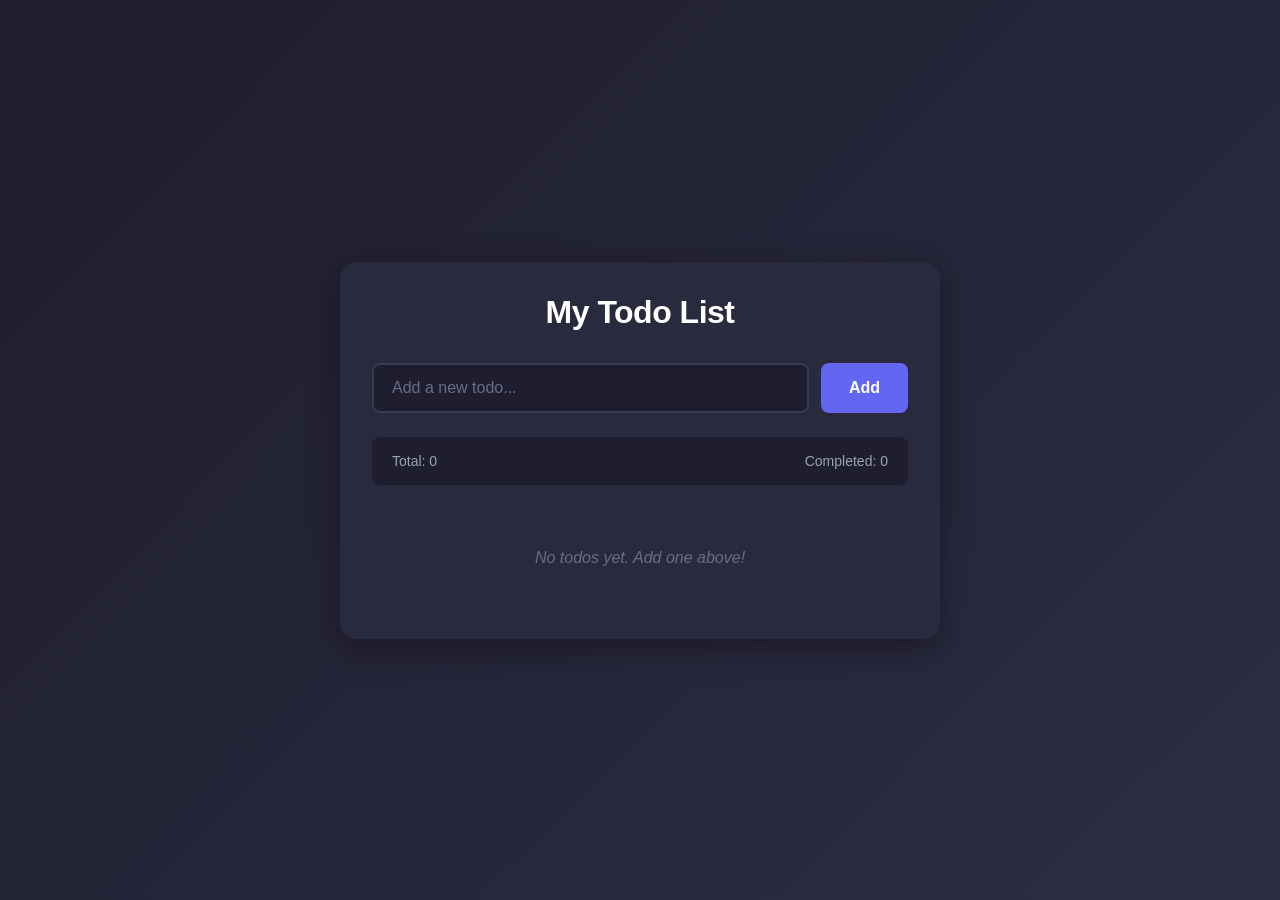
<file: todo-app/index.html>
<!DOCTYPE html>
<html lang="en">
<head>
    <meta charset="UTF-8">
    <meta name="viewport" content="width=device-width, initial-scale=1.0">
    <title>Todo App - Dark Theme</title>
    <link rel="stylesheet" href="styles.css">
</head>
<body>
    <div class="container">
        <div class="card">
            <header>
                <h1>My Todo List</h1>
            </header>
            
            <div class="todo-input-section">
                <input 
                    type="text" 
                    id="todoInput" 
                    placeholder="Add a new todo..."
                    autocomplete="off"
                >
                <button id="addBtn" class="add-btn">Add</button>
            </div>
            
            <div class="todo-stats">
                <span id="totalCount">Total: 0</span>
                <span id="completedCount">Completed: 0</span>
            </div>
            
            <ul id="todoList" class="todo-list">
                <!-- Todo items will be dynamically inserted here -->
            </ul>
        </div>
    </div>
    
    <script src="app.js"></script>
</body>
</html>
</file>
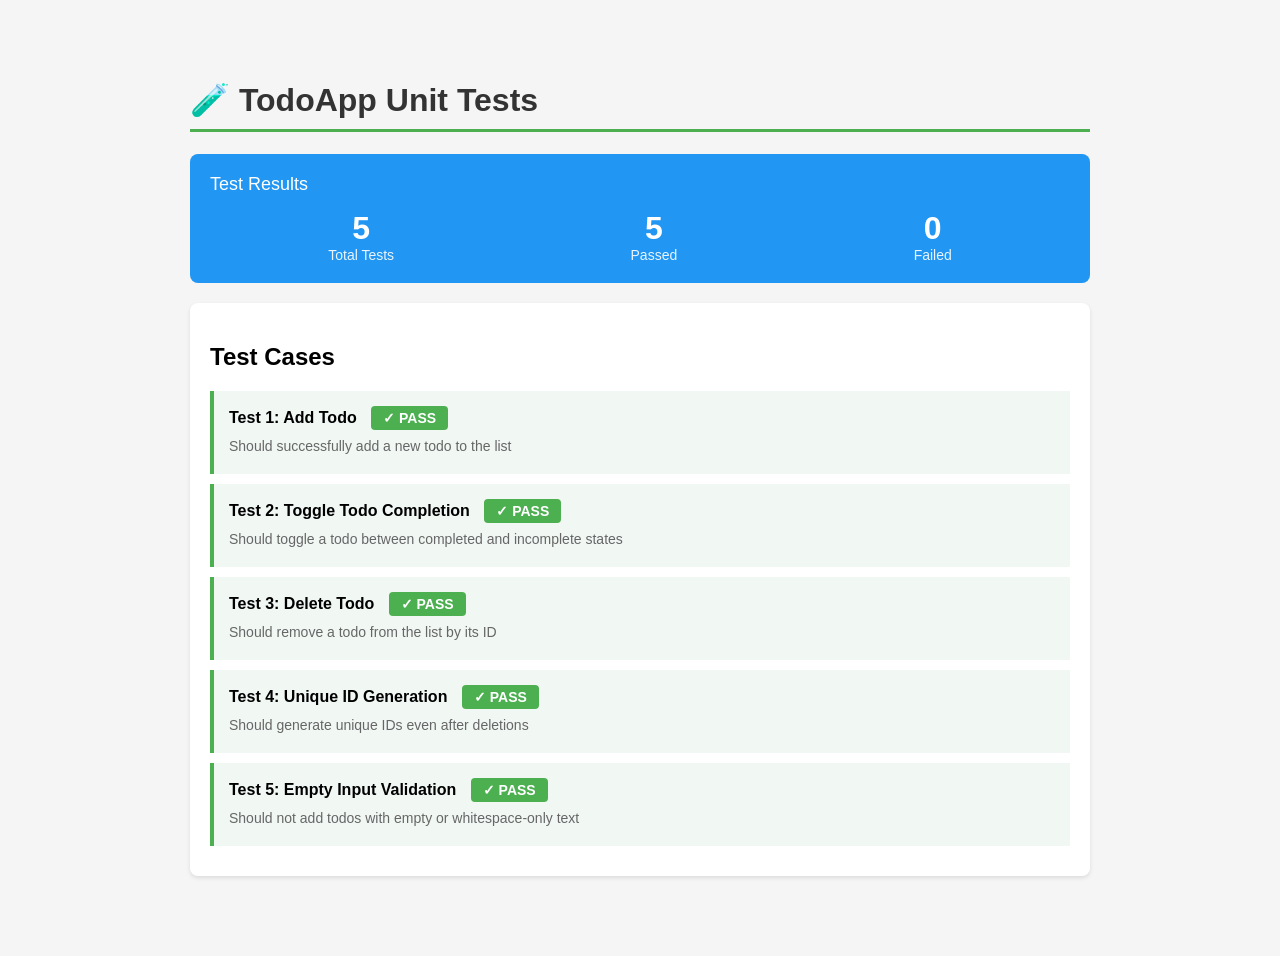
<file: todo-app/test.html>
<!DOCTYPE html>
<html lang="en">
<head>
    <meta charset="UTF-8">
    <meta name="viewport" content="width=device-width, initial-scale=1.0">
    <title>TodoApp Unit Tests</title>
    <style>
        body {
            font-family: -apple-system, BlinkMacSystemFont, 'Segoe UI', Roboto, sans-serif;
            max-width: 900px;
            margin: 40px auto;
            padding: 20px;
            background: #f5f5f5;
        }
        
        h1 {
            color: #333;
            border-bottom: 3px solid #4CAF50;
            padding-bottom: 10px;
        }
        
        .test-suite {
            background: white;
            border-radius: 8px;
            padding: 20px;
            margin: 20px 0;
            box-shadow: 0 2px 4px rgba(0,0,0,0.1);
        }
        
        .test-case {
            padding: 15px;
            margin: 10px 0;
            border-left: 4px solid #ddd;
            background: #fafafa;
        }
        
        .test-case.pass {
            border-left-color: #4CAF50;
            background: #f1f8f4;
        }
        
        .test-case.fail {
            border-left-color: #f44336;
            background: #fef1f0;
        }
        
        .test-name {
            font-weight: 600;
            font-size: 16px;
            margin-bottom: 8px;
        }
        
        .test-result {
            display: inline-block;
            padding: 4px 12px;
            border-radius: 4px;
            font-size: 14px;
            font-weight: 600;
            margin-left: 10px;
        }
        
        .test-result.pass {
            background: #4CAF50;
            color: white;
        }
        
        .test-result.fail {
            background: #f44336;
            color: white;
        }
        
        .test-description {
            color: #666;
            font-size: 14px;
            margin: 5px 0;
        }
        
        .test-details {
            font-family: 'Courier New', monospace;
            font-size: 13px;
            color: #444;
            margin-top: 8px;
            padding: 10px;
            background: #fff;
            border-radius: 4px;
        }
        
        .error-message {
            color: #d32f2f;
            font-weight: 600;
            margin-top: 5px;
        }
        
        .summary {
            background: #2196F3;
            color: white;
            padding: 20px;
            border-radius: 8px;
            margin: 20px 0;
            font-size: 18px;
        }
        
        .summary-stats {
            display: flex;
            justify-content: space-around;
            margin-top: 15px;
        }
        
        .stat {
            text-align: center;
        }
        
        .stat-number {
            font-size: 32px;
            font-weight: bold;
        }
        
        .stat-label {
            font-size: 14px;
            opacity: 0.9;
        }
    </style>
</head>
<body>
    <h1>🧪 TodoApp Unit Tests</h1>
    
    <div id="summary" class="summary">
        <div>Running tests...</div>
    </div>
    
    <div id="test-results"></div>
    
    <!-- Hidden DOM elements for testing -->
    <div style="display: none;">
        <input type="text" id="todoInput">
        <button id="addBtn">Add</button>
        <ul id="todoList"></ul>
        <span id="totalCount">Total: 0</span>
        <span id="completedCount">Completed: 0</span>
    </div>
    
    <script src="app.js"></script>
    <script>
        // Simple test framework
        class TestRunner {
            constructor() {
                this.tests = [];
                this.results = [];
            }
            
            test(name, description, testFn) {
                this.tests.push({ name, description, testFn });
            }
            
            async run() {
                for (const test of this.tests) {
                    try {
                        await test.testFn();
                        this.results.push({
                            name: test.name,
                            description: test.description,
                            passed: true,
                            details: null
                        });
                    } catch (error) {
                        this.results.push({
                            name: test.name,
                            description: test.description,
                            passed: false,
                            details: error.message
                        });
                    }
                }
                
                this.displayResults();
            }
            
            displayResults() {
                const passed = this.results.filter(r => r.passed).length;
                const failed = this.results.filter(r => !r.passed).length;
                const total = this.results.length;
                
                // Update summary
                const summaryDiv = document.getElementById('summary');
                summaryDiv.innerHTML = `
                    <div>Test Results</div>
                    <div class="summary-stats">
                        <div class="stat">
                            <div class="stat-number">${total}</div>
                            <div class="stat-label">Total Tests</div>
                        </div>
                        <div class="stat">
                            <div class="stat-number">${passed}</div>
                            <div class="stat-label">Passed</div>
                        </div>
                        <div class="stat">
                            <div class="stat-number">${failed}</div>
                            <div class="stat-label">Failed</div>
                        </div>
                    </div>
                `;
                
                // Display individual test results
                const resultsDiv = document.getElementById('test-results');
                resultsDiv.innerHTML = '<div class="test-suite"><h2>Test Cases</h2></div>';
                const suiteDiv = resultsDiv.querySelector('.test-suite');
                
                this.results.forEach((result, index) => {
                    const testDiv = document.createElement('div');
                    testDiv.className = `test-case ${result.passed ? 'pass' : 'fail'}`;
                    
                    testDiv.innerHTML = `
                        <div class="test-name">
                            Test ${index + 1}: ${result.name}
                            <span class="test-result ${result.passed ? 'pass' : 'fail'}">
                                ${result.passed ? '✓ PASS' : '✗ FAIL'}
                            </span>
                        </div>
                        <div class="test-description">${result.description}</div>
                        ${result.details ? `
                            <div class="test-details">
                                <div class="error-message">Error: ${result.details}</div>
                            </div>
                        ` : ''}
                    `;
                    
                    suiteDiv.appendChild(testDiv);
                });
            }
        }
        
        // Assertion helpers
        function assertEqual(actual, expected, message) {
            if (actual !== expected) {
                throw new Error(message || `Expected ${expected}, but got ${actual}`);
            }
        }
        
        function assertTrue(condition, message) {
            if (!condition) {
                throw new Error(message || 'Expected condition to be true');
            }
        }
        
        function assertFalse(condition, message) {
            if (condition) {
                throw new Error(message || 'Expected condition to be false');
            }
        }
        
        // Run tests when DOM is ready
        document.addEventListener('DOMContentLoaded', () => {
            const runner = new TestRunner();
            
            // Test 1: Adding a todo
            runner.test(
                'Add Todo',
                'Should successfully add a new todo to the list',
                () => {
                    const app = new TodoApp();
                    app.init();
                    
                    // Add a todo
                    app.addTodo('Buy groceries');
                    
                    // Verify todo was added
                    assertEqual(app.todos.length, 1, 'Should have 1 todo');
                    assertEqual(app.todos[0].text, 'Buy groceries', 'Todo text should match');
                    assertEqual(app.todos[0].completed, false, 'New todo should not be completed');
                    assertTrue(app.todos[0].id === 1, 'First todo should have id 1');
                }
            );
            
            // Test 2: Toggle todo completion
            runner.test(
                'Toggle Todo Completion',
                'Should toggle a todo between completed and incomplete states',
                () => {
                    const app = new TodoApp();
                    app.init();
                    
                    // Add a todo
                    app.addTodo('Walk the dog');
                    const todoId = app.todos[0].id;
                    
                    // Initially not completed
                    assertFalse(app.todos[0].completed, 'Todo should start incomplete');
                    
                    // Toggle to completed
                    app.toggleComplete(todoId);
                    assertTrue(app.todos[0].completed, 'Todo should be completed after toggle');
                    
                    // Toggle back to incomplete
                    app.toggleComplete(todoId);
                    assertFalse(app.todos[0].completed, 'Todo should be incomplete after second toggle');
                }
            );
            
            // Test 3: Delete todo
            runner.test(
                'Delete Todo',
                'Should remove a todo from the list by its ID',
                () => {
                    const app = new TodoApp();
                    app.init();
                    
                    // Add multiple todos
                    app.addTodo('First todo');
                    app.addTodo('Second todo');
                    app.addTodo('Third todo');
                    
                    assertEqual(app.todos.length, 3, 'Should have 3 todos');
                    
                    // Delete the middle todo (id: 2)
                    app.deleteTodo(2);
                    
                    assertEqual(app.todos.length, 2, 'Should have 2 todos after deletion');
                    assertEqual(app.todos[0].text, 'First todo', 'First todo should remain');
                    assertEqual(app.todos[1].text, 'Third todo', 'Third todo should remain');
                    
                    // Verify the deleted todo is gone
                    const deletedTodo = app.todos.find(t => t.id === 2);
                    assertTrue(deletedTodo === undefined, 'Deleted todo should not exist');
                }
            );
            
            // Test 4: Unique ID generation
            runner.test(
                'Unique ID Generation',
                'Should generate unique IDs even after deletions',
                () => {
                    const app = new TodoApp();
                    app.init();
                    
                    // Add todos
                    app.addTodo('Todo 1');
                    app.addTodo('Todo 2');
                    app.addTodo('Todo 3');
                    
                    // Delete middle todo
                    app.deleteTodo(2);
                    
                    // Add new todo - should get id 4, not reuse id 2
                    app.addTodo('Todo 4');
                    
                    const ids = app.todos.map(t => t.id);
                    assertEqual(ids.length, 3, 'Should have 3 todos');
                    assertTrue(ids.includes(1), 'Should have id 1');
                    assertTrue(ids.includes(3), 'Should have id 3');
                    assertTrue(ids.includes(4), 'Should have id 4');
                    assertFalse(ids.includes(2), 'Should not reuse deleted id 2');
                }
            );
            
            // Test 5: Empty input validation
            runner.test(
                'Empty Input Validation',
                'Should not add todos with empty or whitespace-only text',
                () => {
                    const app = new TodoApp();
                    app.init();
                    
                    // Try to add empty string
                    app.todoInput.value = '';
                    app.handleAddTodo();
                    assertEqual(app.todos.length, 0, 'Should not add empty todo');
                    
                    // Try to add whitespace only
                    app.todoInput.value = '   ';
                    app.handleAddTodo();
                    assertEqual(app.todos.length, 0, 'Should not add whitespace-only todo');
                    
                    // Add valid todo
                    app.todoInput.value = '  Valid todo  ';
                    app.handleAddTodo();
                    assertEqual(app.todos.length, 1, 'Should add valid todo');
                    assertEqual(app.todos[0].text, 'Valid todo', 'Should trim whitespace from valid todo');
                }
            );
            
            // Run all tests
            runner.run();
        });
    </script>
</body>
</html>
</file>
<file: todo-app/styles.css>
/* Reset and Base Styles */
* {
    margin: 0;
    padding: 0;
    box-sizing: border-box;
}

body {
    font-family: -apple-system, BlinkMacSystemFont, 'Segoe UI', Roboto, Oxygen, Ubuntu, Cantarell, sans-serif;
    background: linear-gradient(135deg, #1e1e2e 0%, #2d2d44 100%);
    min-height: 100vh;
    display: flex;
    justify-content: center;
    align-items: center;
    padding: 20px;
    color: #e0e0e0;
}

/* Container and Card */
.container {
    width: 100%;
    max-width: 600px;
}

.card {
    background: #2a2a3e;
    border-radius: 16px;
    box-shadow: 0 8px 32px rgba(0, 0, 0, 0.4);
    padding: 32px;
}

/* Header */
header {
    text-align: center;
    margin-bottom: 32px;
}

header h1 {
    font-size: 32px;
    font-weight: 600;
    color: #ffffff;
    letter-spacing: -0.5px;
}

/* Input Section */
.todo-input-section {
    display: flex;
    gap: 12px;
    margin-bottom: 24px;
}

#todoInput {
    flex: 1;
    padding: 14px 18px;
    font-size: 16px;
    background: #1e1e2e;
    border: 2px solid #3a3a52;
    border-radius: 8px;
    color: #e0e0e0;
    transition: all 0.3s ease;
}

#todoInput:focus {
    outline: none;
    border-color: #6366f1;
    background: #252538;
}

#todoInput::placeholder {
    color: #6b6b8a;
}

.add-btn {
    padding: 14px 28px;
    font-size: 16px;
    font-weight: 600;
    background: #6366f1;
    color: #ffffff;
    border: none;
    border-radius: 8px;
    cursor: pointer;
    transition: all 0.3s ease;
}

.add-btn:hover {
    background: #5558e3;
    transform: translateY(-2px);
    box-shadow: 0 4px 12px rgba(99, 102, 241, 0.4);
}

.add-btn:active {
    transform: translateY(0);
}

/* Statistics */
.todo-stats {
    display: flex;
    justify-content: space-between;
    padding: 16px 20px;
    background: #1e1e2e;
    border-radius: 8px;
    margin-bottom: 24px;
    font-size: 14px;
    color: #9ca3af;
}

.todo-stats span {
    font-weight: 500;
}

/* Todo List */
.todo-list {
    list-style: none;
    display: flex;
    flex-direction: column;
    gap: 12px;
}

.todo-list:empty::after {
    content: "No todos yet. Add one above!";
    display: block;
    text-align: center;
    padding: 40px 20px;
    color: #6b6b8a;
    font-style: italic;
}

/* Todo Item */
.todo-item {
    display: flex;
    align-items: center;
    gap: 12px;
    padding: 16px 18px;
    background: #1e1e2e;
    border: 2px solid #3a3a52;
    border-radius: 8px;
    transition: all 0.3s ease;
}

.todo-item:hover {
    border-color: #4a4a62;
    background: #252538;
}

/* Checkbox */
.todo-checkbox {
    width: 20px;
    height: 20px;
    cursor: pointer;
    accent-color: #6366f1;
    flex-shrink: 0;
}

/* Todo Text */
.todo-text {
    flex: 1;
    font-size: 16px;
    color: #e0e0e0;
    word-break: break-word;
    transition: all 0.3s ease;
}

/* Completed State */
.todo-item.completed .todo-text {
    text-decoration: line-through;
    opacity: 0.5;
    color: #9ca3af;
}

/* Delete Button */
.delete-btn {
    padding: 8px 16px;
    font-size: 14px;
    font-weight: 500;
    background: #ef4444;
    color: #ffffff;
    border: none;
    border-radius: 6px;
    cursor: pointer;
    transition: all 0.3s ease;
    flex-shrink: 0;
}

.delete-btn:hover {
    background: #dc2626;
    transform: translateY(-2px);
    box-shadow: 0 4px 12px rgba(239, 68, 68, 0.4);
}

.delete-btn:active {
    transform: translateY(0);
}

/* Responsive Design */
@media (max-width: 640px) {
    .card {
        padding: 24px;
    }

    header h1 {
        font-size: 28px;
    }

    .todo-input-section {
        flex-direction: column;
    }

    .add-btn {
        width: 100%;
    }

    .todo-stats {
        flex-direction: column;
        gap: 8px;
        text-align: center;
    }

    .todo-item {
        padding: 14px;
    }

    .todo-text {
        font-size: 15px;
    }
}

/* Made with Bob */
</file>
